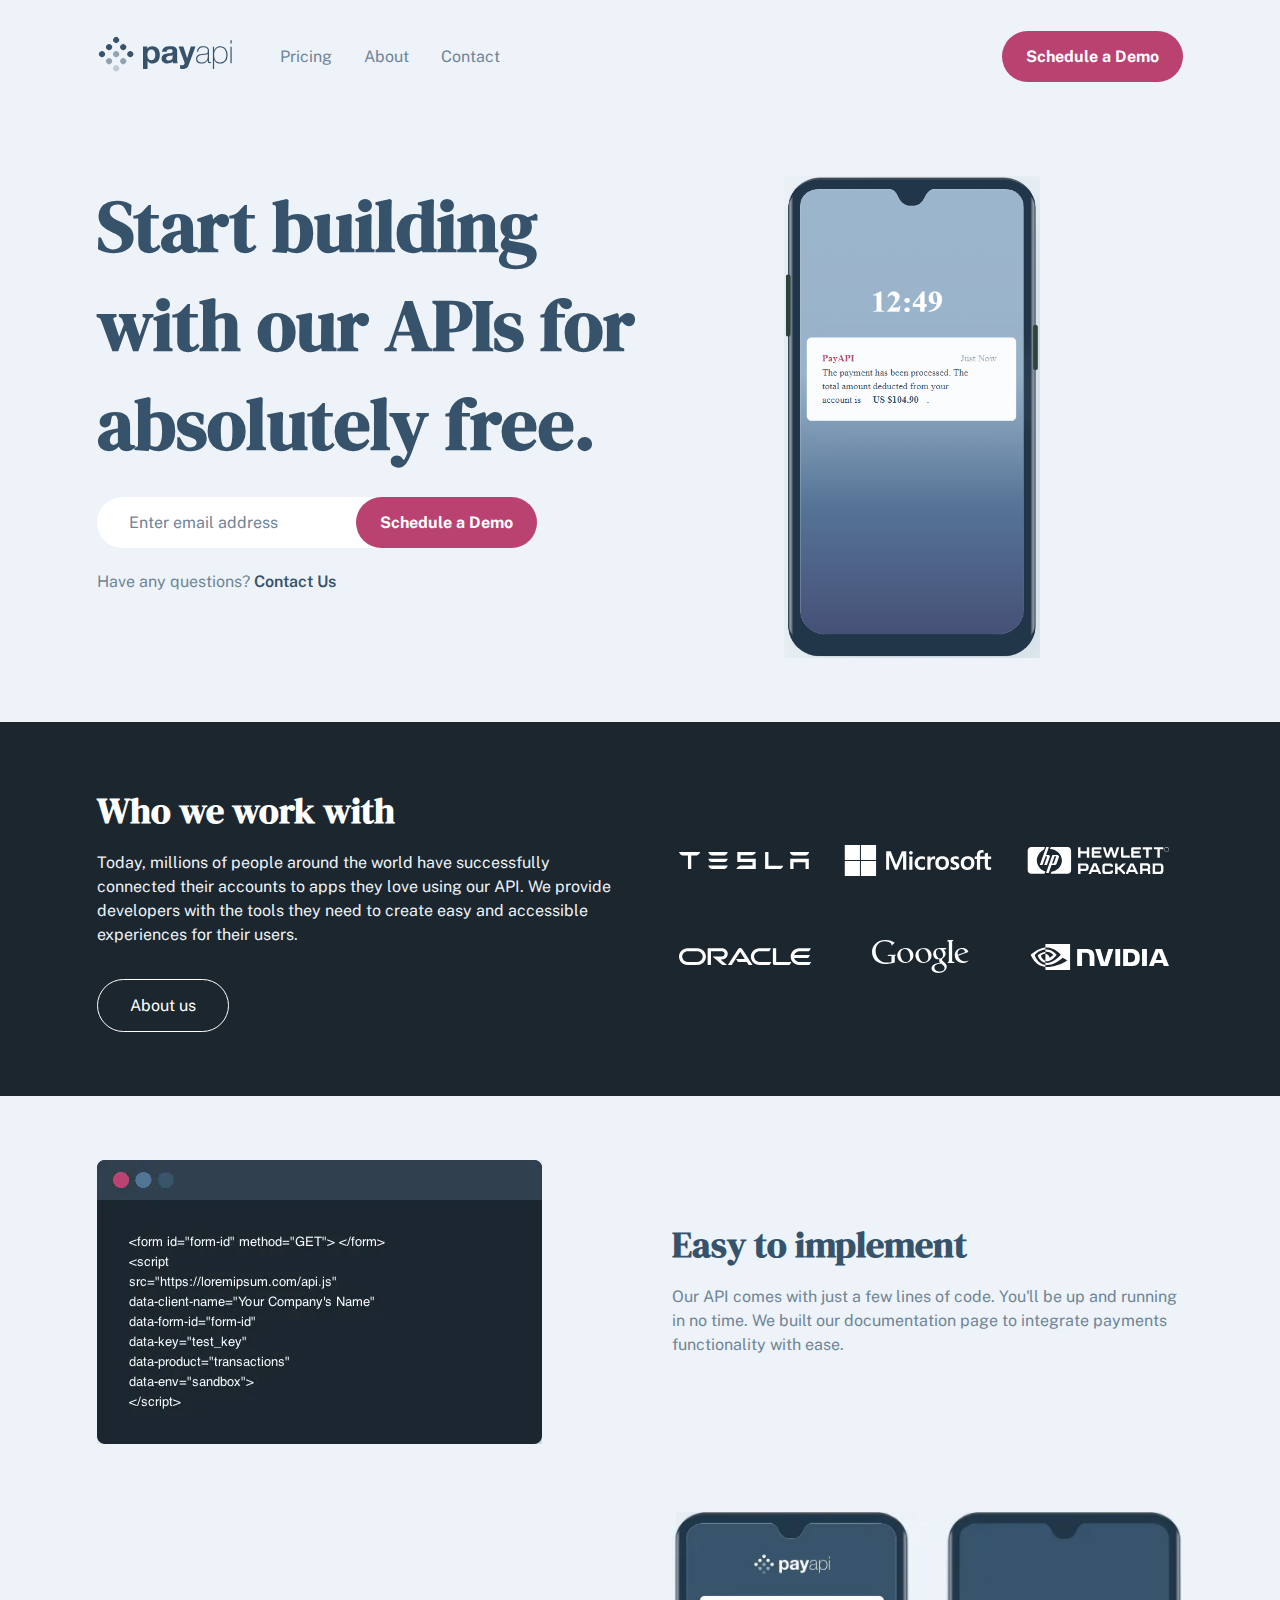
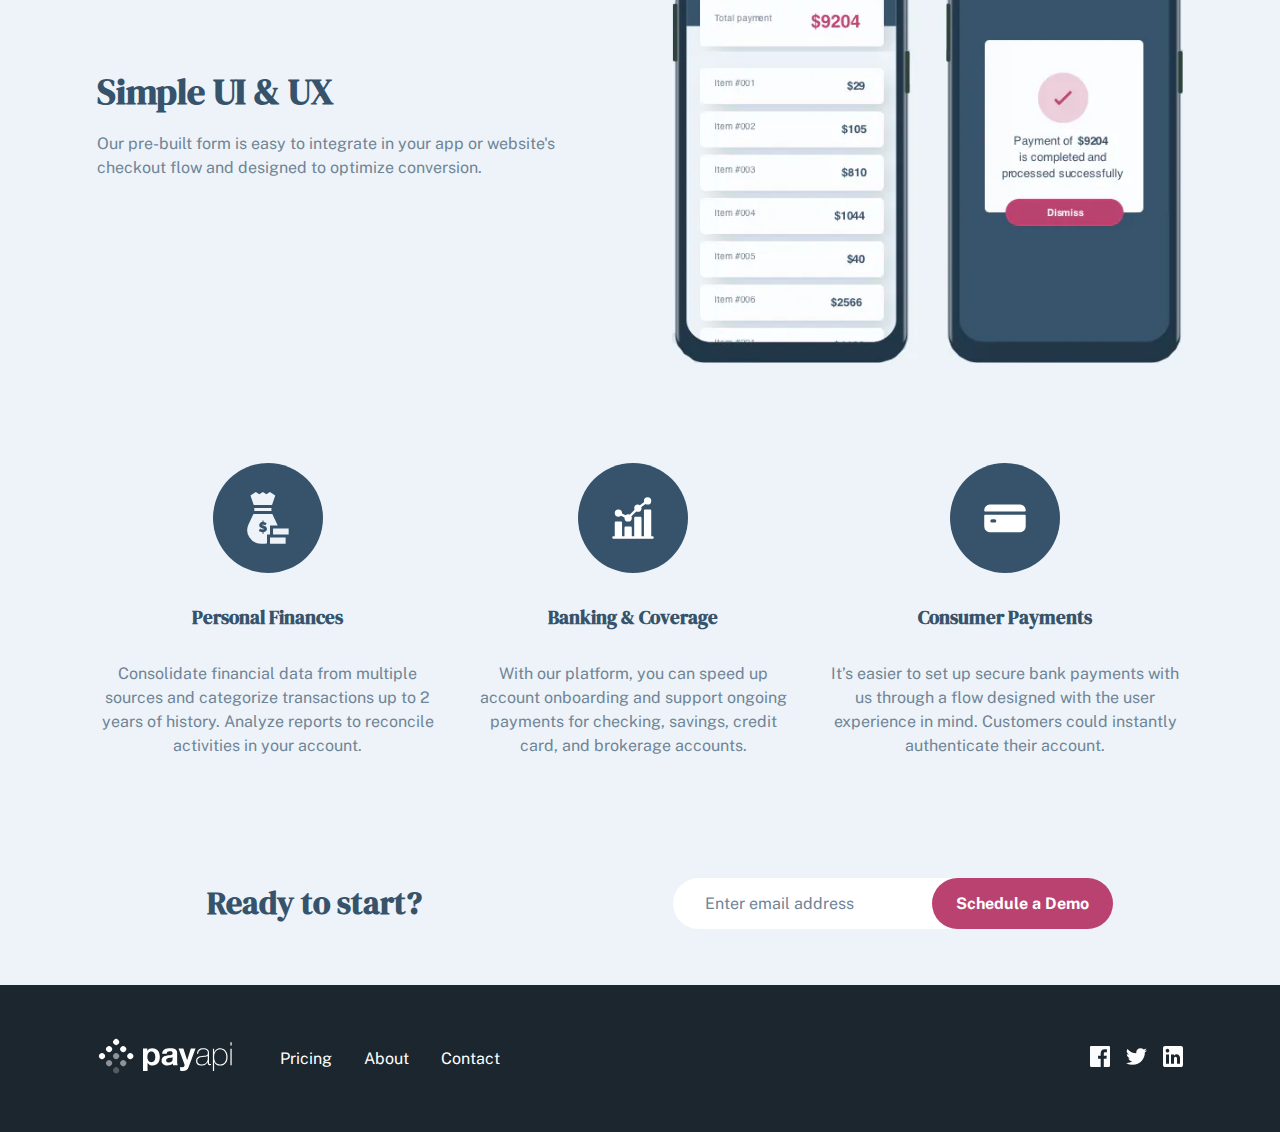
<file: index.html>
<!DOCTYPE html>
<html lang="en">
  <head>
    <meta charset="UTF-8" />
    <meta http-equiv="X-UA-Compatible" content="IE=edge" />
    <meta name="viewport" content="width=device-width, initial-scale=1.0" />
    <link rel="stylesheet" href="style.css" />
    <script src="./script.js" defer></script>
    <title>PayAPI</title>
  </head>
  <body>
    <div class="page">
      <header>
        <div class="container header-container">
          <a href="#"><img src="./assets/logo.svg" alt="logo" /></a>
          <button
            class="btn-menu"
            id="open-menu-button"
            aria-controls="primary-navigation"
            aria-expanded="false"
          >
            <img src="./assets/icons/mobile-menu/menu.svg" alt="menu" />
          </button>
          <nav id="primary-navigation">
            <div class="close-menu-wrapper">
              <button
                class="btn-menu"
                id="close-menu-button"
                aria-controls="primary-navigation"
                aria-expanded="false"
              >
                <img src="./assets/icons/mobile-menu/close.svg" alt="close" />
              </button>
            </div>
            <div class="nav-links">
              <a href="./pages/pricing.html">Pricing</a>
              <a href="./pages/about.html">About</a>
              <a href="./pages/contact.html">Contact</a>
            </div>
            <button class="btn-primary">Schedule a Demo</button>
          </nav>
        </div>
      </header>
      <main>
        <section class="hero-section">
          <div class="container hero-container">
            <div class="hero-image-wrapper">
              <img src="./assets/home/phone.png" alt="phone" />
            </div>
            <div>
              <h1>Start building with our APIs for absolutely free.</h1>
              <form class="schedule-form">
                <input type="text" placeholder="Enter email address" />
                <button class="btn-primary">Schedule a Demo</button>
              </form>
              <p>
                Have any questions?
                <a href="./pages/contact.html">Contact Us</a>
              </p>
            </div>
          </div>
        </section>
        <section class="home-work-section">
          <div class="container home-work-container">
            <div class="company-logos-container">
              <div>
                <img src="./assets/clients/tesla.svg" alt="tesla" />
                <img src="./assets/clients/microsoft.svg" alt="microsoft" />
                <img
                  src="./assets/clients/hewlett-packard.svg"
                  alt="hewlett-packard"
                />
              </div>
              <div>
                <img src="./assets/clients/oracle.svg" alt="oracle" />
                <img src="./assets/clients/google.svg" alt="google" />
                <img src="./assets/clients/nvidia.svg" alt="nvidia" />
              </div>
            </div>
            <div class="home-work-text">
              <h2>Who we work with</h2>
              <p>
                Today, millions of people around the world have successfully
                connected their accounts to apps they love using our API. We
                provide developers with the tools they need to create easy and
                accessible experiences for their users.
              </p>
              <a href="#" class="btn-outline-white">About us</a>
            </div>
          </div>
        </section>
        <section class="section-3">
          <div class="container section-3-container">
            <div>
              <div>
                <img
                  src="./assets/home/illustration-easy-to-implement.webp"
                  alt=""
                />
              </div>
              <div>
                <h2>Easy to implement</h2>
                <p>
                  Our API comes with just a few lines of code. You'll be up and
                  running in no time. We built our documentation page to
                  integrate payments functionality with ease.
                </p>
              </div>
            </div>
            <div>
              <div>
                <img src="./assets/home/illustration-simple-ui.webp" alt="" />
              </div>
              <div>
                <h2>Simple UI & UX</h2>
                <p>
                  Our pre-built form is easy to integrate in your app or
                  website's checkout flow and designed to optimize conversion.
                </p>
              </div>
            </div>
          </div>
        </section>
        <section class="section-4">
          <div class="container section-4-container">
            <div>
              <img src="./assets/home/icon-personal-finances.svg" alt="" />
              <h3>Personal Finances</h3>
              <p>
                Consolidate financial data from multiple sources and categorize
                transactions up to 2 years of history. Analyze reports to
                reconcile activities in your account.
              </p>
            </div>
            <div>
              <img src="./assets/home/icon-banking-and-coverage.svg" alt="" />
              <h3>Banking & Coverage</h3>
              <p>
                With our platform, you can speed up account onboarding and
                support ongoing payments for checking, savings, credit card, and
                brokerage accounts.
              </p>
            </div>
            <div>
              <img src="./assets/home/icon-consumer-payments.svg" alt="" />
              <h3>Consumer Payments</h3>
              <p>
                It’s easier to set up secure bank payments with us through a
                flow designed with the user experience in mind. Customers could
                instantly authenticate their account.
              </p>
            </div>
          </div>
        </section>
        <section class="ready-section">
          <div class="container">
            <h2>Ready to start?</h2>
            <form class="schedule-form">
              <input type="text" placeholder="Enter email address" />
              <button class="btn-primary">Schedule a Demo</button>
            </form>
          </div>
        </section>
      </main>
      <footer>
        <div class="container footer-container">
          <a href="#"><img src="./assets/logoFooter.svg" alt="logo" /></a>
          <nav>
            <div>
              <a href="./pages/pricing.html">Pricing</a>
              <a href="./pages/about.html">About</a>
              <a href="./pages/contact.html">Contact</a>
            </div>
            <div>
              <a href="#"
                ><img src="./assets/icons/shared/facebook.svg" alt="facebook"
              /></a>
              <a href="#"
                ><img src="./assets/icons/shared/twitter.svg" alt="twitter"
              /></a>
              <a href="#"
                ><img src="./assets/icons/shared/linkedin.svg" alt="linkedin"
              /></a>
            </div>
          </nav>
        </div>
      </footer>
    </div>
  </body>
</html>
</file>
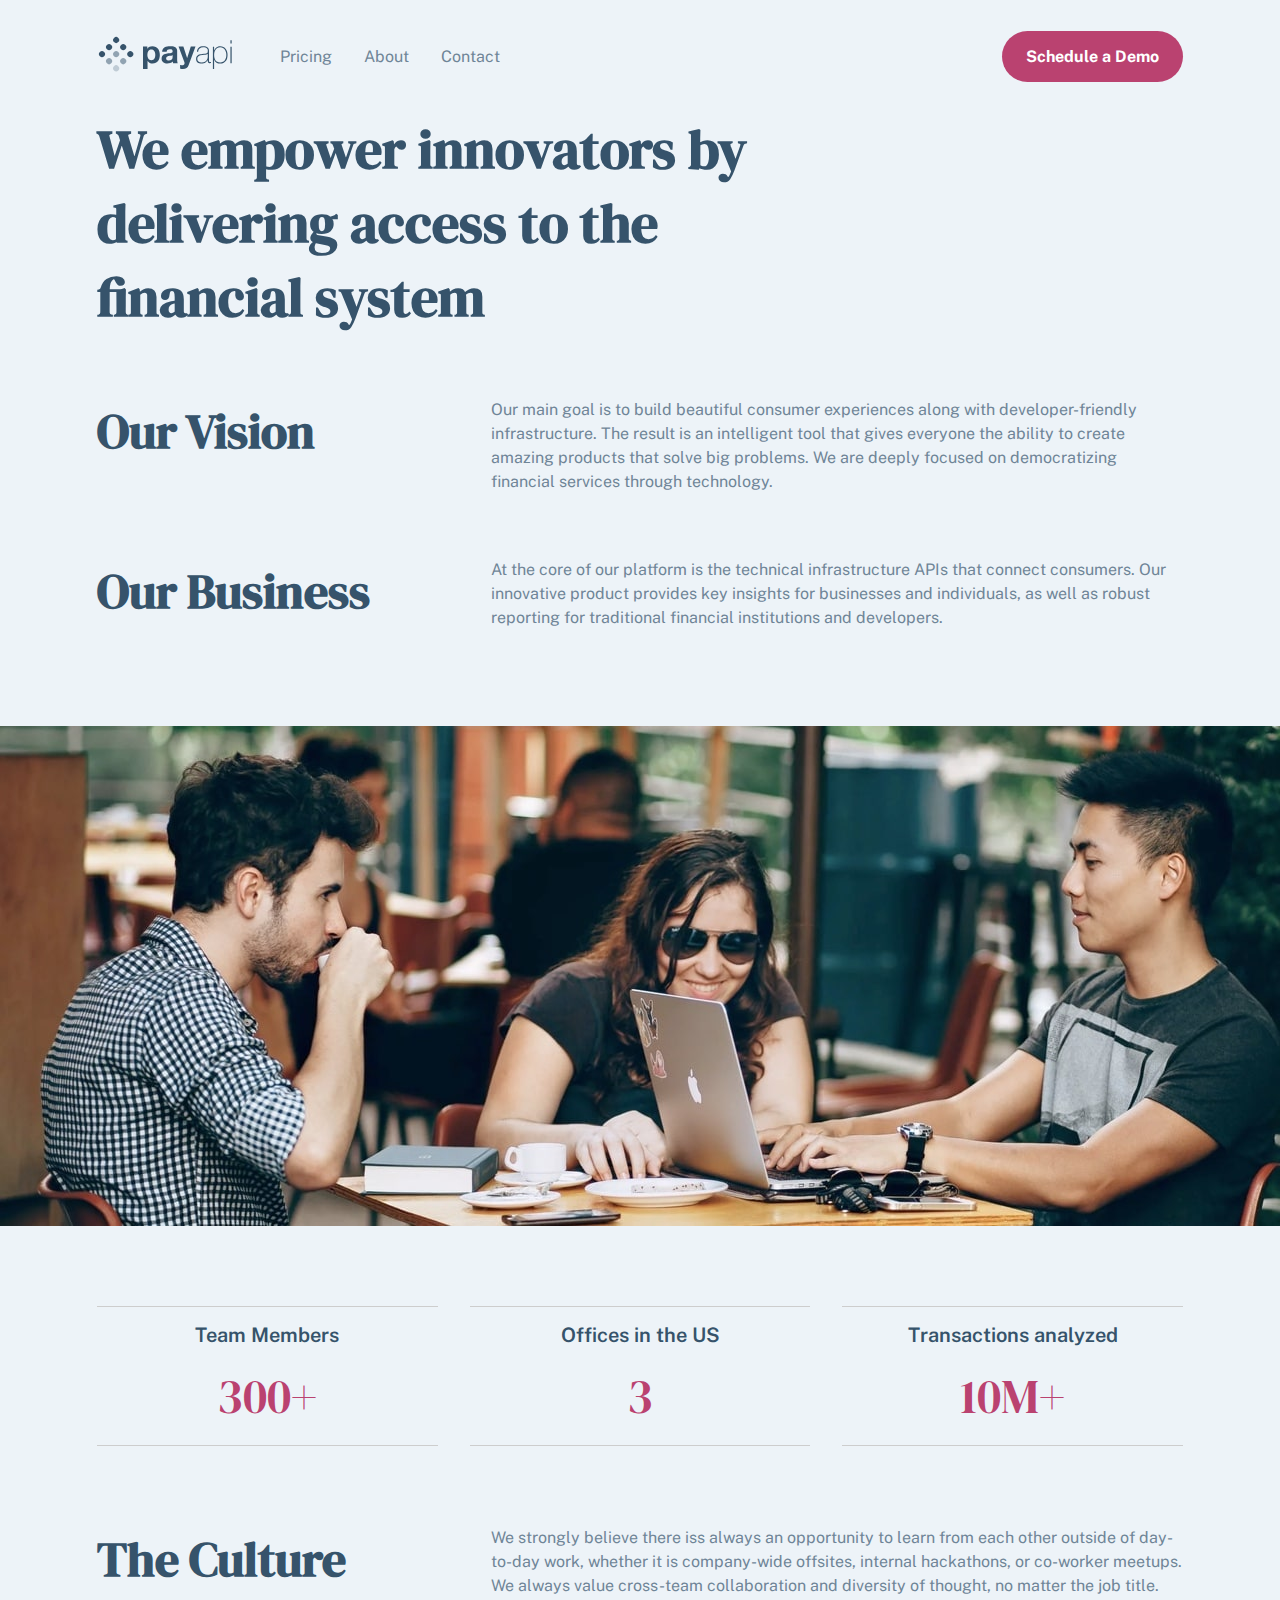
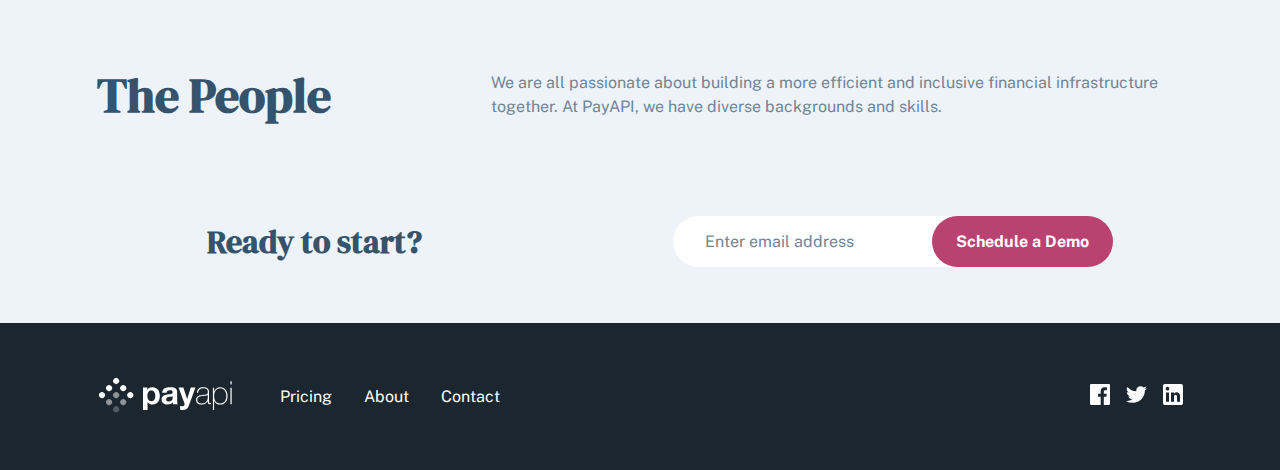
<file: pages/about.html>
<!DOCTYPE html>
<html lang="en">
  <head>
    <meta charset="UTF-8" />
    <meta http-equiv="X-UA-Compatible" content="IE=edge" />
    <meta name="viewport" content="width=device-width, initial-scale=1.0" />
    <link rel="stylesheet" href="../style.css" />
    <script src="../script.js" defer></script>
    <title>PayAPI</title>
  </head>
  <body>
    <div class="page">
      <header>
        <div class="container header-container">
          <a href="../index.html"
            ><img src="../assets/logo.svg" alt="logo"
          /></a>
          <button
            class="btn-menu"
            id="open-menu-button"
            aria-controls="primary-navigation"
            aria-expanded="false"
          >
            <img src="../assets/icons/mobile-menu/menu.svg" alt="menu" />
          </button>
          <nav id="primary-navigation">
            <div class="close-menu-wrapper">
              <button
                class="btn-menu"
                id="close-menu-button"
                aria-controls="primary-navigation"
                aria-expanded="false"
              >
                <img src="../assets/icons/mobile-menu/close.svg" alt="close" />
              </button>
            </div>
            <div class="nav-links">
              <a href="./pricing.html">Pricing</a>
              <a href="#">About</a>
              <a href="./contact.html">Contact</a>
            </div>
            <button class="btn-primary">Schedule a Demo</button>
          </nav>
        </div>
      </header>
      <main class="about-main">
        <div class="container">
          <h1>
            We empower innovators by delivering access to the financial system
          </h1>
          <div class="about-info">
            <h2>Our Vision</h2>
            <p>
              Our main goal is to build beautiful consumer experiences along
              with developer-friendly infrastructure. The result is an
              intelligent tool that gives everyone the ability to create amazing
              products that solve big problems. We are deeply focused on
              democratizing financial services through technology.
            </p>
          </div>
          <div class="about-info">
            <h2>Our Business</h2>
            <p>
              At the core of our platform is the technical infrastructure APIs
              that connect consumers. Our innovative product provides key
              insights for businesses and individuals, as well as robust
              reporting for traditional financial institutions and developers.
            </p>
          </div>
        </div>
        <section>
          <div class="about-image-wrapper"></div>
        </section>
        <div class="container">
          <div class="about-numbers">
            <div>
              <p>Team Members</p>
              <p>300+</p>
            </div>
            <div>
              <p>Offices in the US</p>
              <p>3</p>
            </div>
            <div>
              <p>Transactions analyzed</p>
              <p>10M+</p>
            </div>
          </div>
          <div class="about-info">
            <h2>The Culture</h2>
            <p>
              We strongly believe there iss always an opportunity to learn from
              each other outside of day-to-day work, whether it is company-wide
              offsites, internal hackathons, or co-worker meetups. We always
              value cross-team collaboration and diversity of thought, no matter
              the job title.
            </p>
          </div>
          <div class="about-info">
            <h2>The People</h2>
            <p>
              We are all passionate about building a more efficient and
              inclusive financial infrastructure together. At PayAPI, we have
              diverse backgrounds and skills.
            </p>
          </div>
        </div>
        <section class="ready-section">
          <div class="container">
            <h2>Ready to start?</h2>
            <form class="schedule-form">
              <input type="text" placeholder="Enter email address" />
              <button class="btn-primary">Schedule a Demo</button>
            </form>
          </div>
        </section>
      </main>
      <footer>
        <div class="container footer-container">
          <a href="../index.html"
            ><img src="../assets/logoFooter.svg" alt="logo"
          /></a>
          <nav>
            <div>
              <a href="./pricing.html">Pricing</a>
              <a href="#">About</a>
              <a href="./contact.html">Contact</a>
            </div>
            <div>
              <a href="#"
                ><img src="../assets/icons/shared/facebook.svg" alt="facebook"
              /></a>
              <a href="#"
                ><img src="../assets/icons/shared/twitter.svg" alt="twitter"
              /></a>
              <a href="#"
                ><img src="../assets/icons/shared/linkedin.svg" alt="linkedin"
              /></a>
            </div>
          </nav>
        </div>
      </footer>
    </div>
  </body>
</html>
</file>
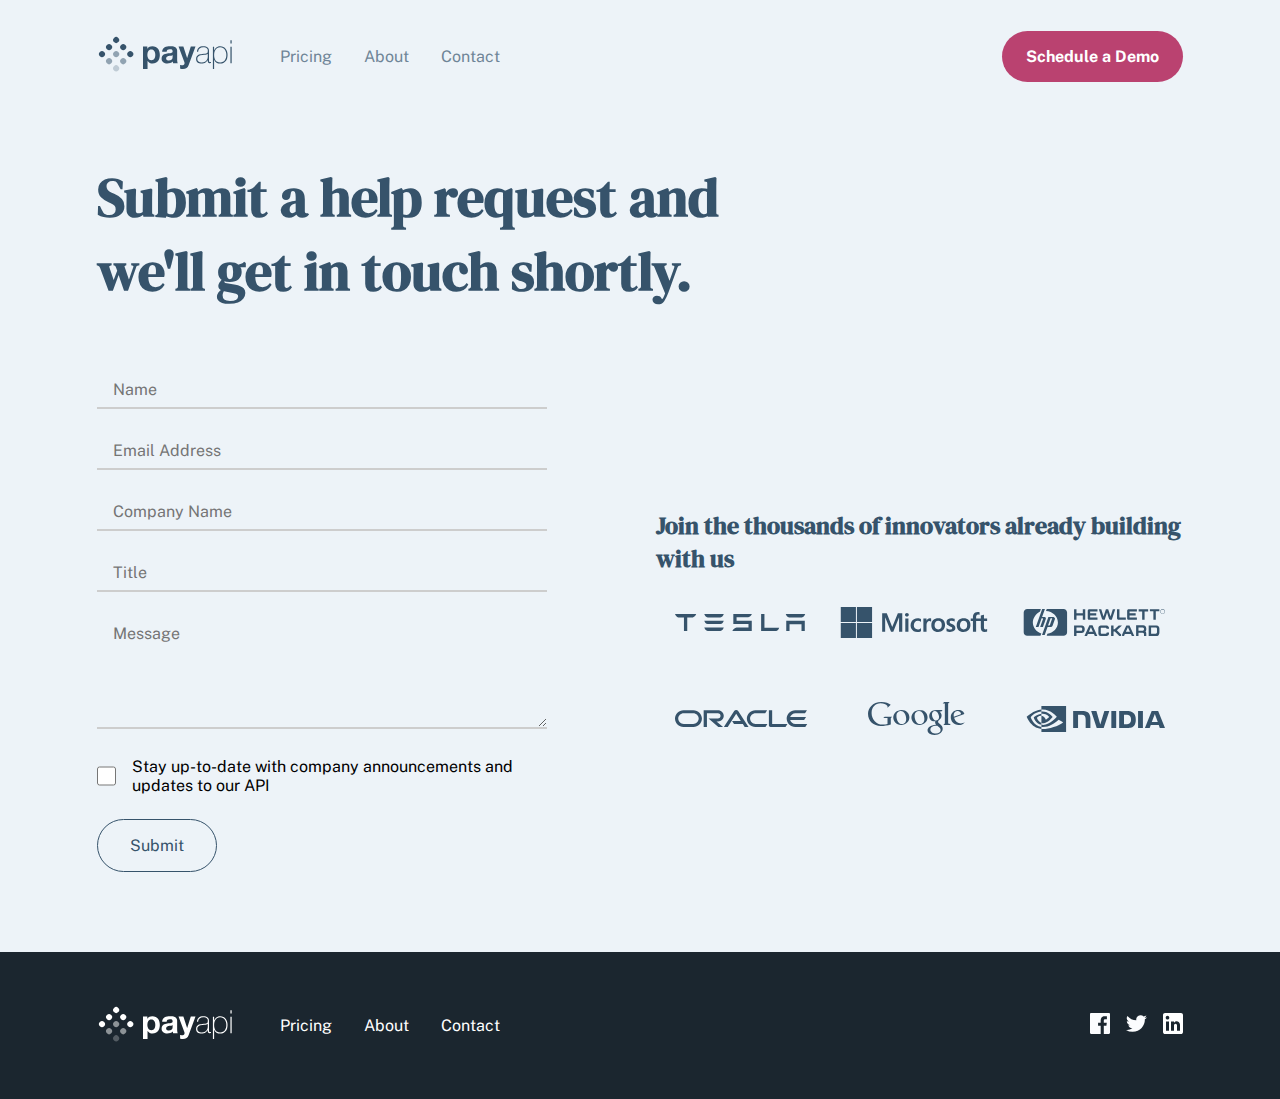
<file: pages/contact.html>
<!DOCTYPE html>
<html lang="en">
  <head>
    <meta charset="UTF-8" />
    <meta http-equiv="X-UA-Compatible" content="IE=edge" />
    <meta name="viewport" content="width=device-width, initial-scale=1.0" />
    <link rel="stylesheet" href="../style.css" />
    <script src="../script.js" defer></script>
    <title>PayAPI</title>
  </head>
  <body>
    <div class="page">
      <header>
        <div class="container header-container">
          <a href="../index.html"
            ><img src="../assets/logo.svg" alt="logo"
          /></a>
          <button
            class="btn-menu"
            id="open-menu-button"
            aria-controls="primary-navigation"
            aria-expanded="false"
          >
            <img src="../assets/icons/mobile-menu/menu.svg" alt="menu" />
          </button>
          <nav id="primary-navigation">
            <div class="close-menu-wrapper">
              <button
                class="btn-menu"
                id="close-menu-button"
                aria-controls="primary-navigation"
                aria-expanded="false"
              >
                <img src="../assets/icons/mobile-menu/close.svg" alt="close" />
              </button>
            </div>
            <div class="nav-links">
              <a href="./pricing.html">Pricing</a>
              <a href="./about.html">About</a>
              <a href="#">Contact</a>
            </div>
            <button class="btn-primary">Schedule a Demo</button>
          </nav>
        </div>
      </header>
      <main class="contact-main">
        <div class="container">
          <h1>Submit a help request and we'll get in touch shortly.</h1>
          <div>
            <div class="contact-form-wrapper">
              <form>
                <div class="form-group">
                  <input
                    type="text"
                    name="name"
                    id="name"
                    placeholder="Name"
                    class="contact-input"
                  />
                </div>
                <div class="form-group">
                  <input
                    type="text"
                    name="email"
                    id="email"
                    placeholder="Email Address"
                    class="contact-input"
                  />
                </div>
                <div class="form-group">
                  <input
                    type="text"
                    name="company-name"
                    id="company-name"
                    placeholder="Company Name"
                    class="contact-input"
                  />
                </div>
                <div class="form-group">
                  <input
                    type="text"
                    name="title"
                    id="title"
                    placeholder="Title"
                    class="contact-input"
                  />
                </div>
                <div class="form-group">
                  <textarea
                    name="message"
                    id="message"
                    placeholder="Message"
                    rows="5"
                    class="contact-input"
                  ></textarea>
                </div>
                <div class="form-group contact-checkbox">
                  <input type="checkbox" name="checkbox" id="checkbox" />
                  <label for="checkbox"
                    >Stay up-to-date with company announcements and updates to
                    our API</label
                  >
                </div>
                <button class="btn-outline-dark">Submit</button>
              </form>
            </div>
            <div>
              <h2>Join the thousands of innovators already building with us</h2>
              <div class="company-logos-container">
                <div>
                  <img src="../assets/clients/tesla-dark.svg" alt="tesla" />
                  <img
                    src="../assets/clients/microsoft-dark.svg"
                    alt="microsoft"
                  />
                  <img
                    src="../assets/clients/hewlett-packard-dark.svg"
                    alt="hewlett-packard"
                  />
                </div>
                <div>
                  <img src="../assets/clients/oracle-dark.svg" alt="oracle" />
                  <img src="../assets/clients/google-dark.svg" alt="google" />
                  <img src="../assets/clients/nvidia-dark.svg" alt="nvidia" />
                </div>
              </div>
            </div>
          </div>
        </div>
      </main>
      <footer>
        <div class="container footer-container">
          <a href="../index.html"
            ><img src="../assets/logoFooter.svg" alt="logo"
          /></a>
          <nav>
            <div>
              <a href="./pricing.html">Pricing</a>
              <a href="./about.html">About</a>
              <a href="#">Contact</a>
            </div>
            <div>
              <a href="#"
                ><img src="../assets/icons/shared/facebook.svg" alt="facebook"
              /></a>
              <a href="#"
                ><img src="../assets/icons/shared/twitter.svg" alt="twitter"
              /></a>
              <a href="#"
                ><img src="../assets/icons/shared/linkedin.svg" alt="linkedin"
              /></a>
            </div>
          </nav>
        </div>
      </footer>
    </div>
  </body>
</html>
</file>
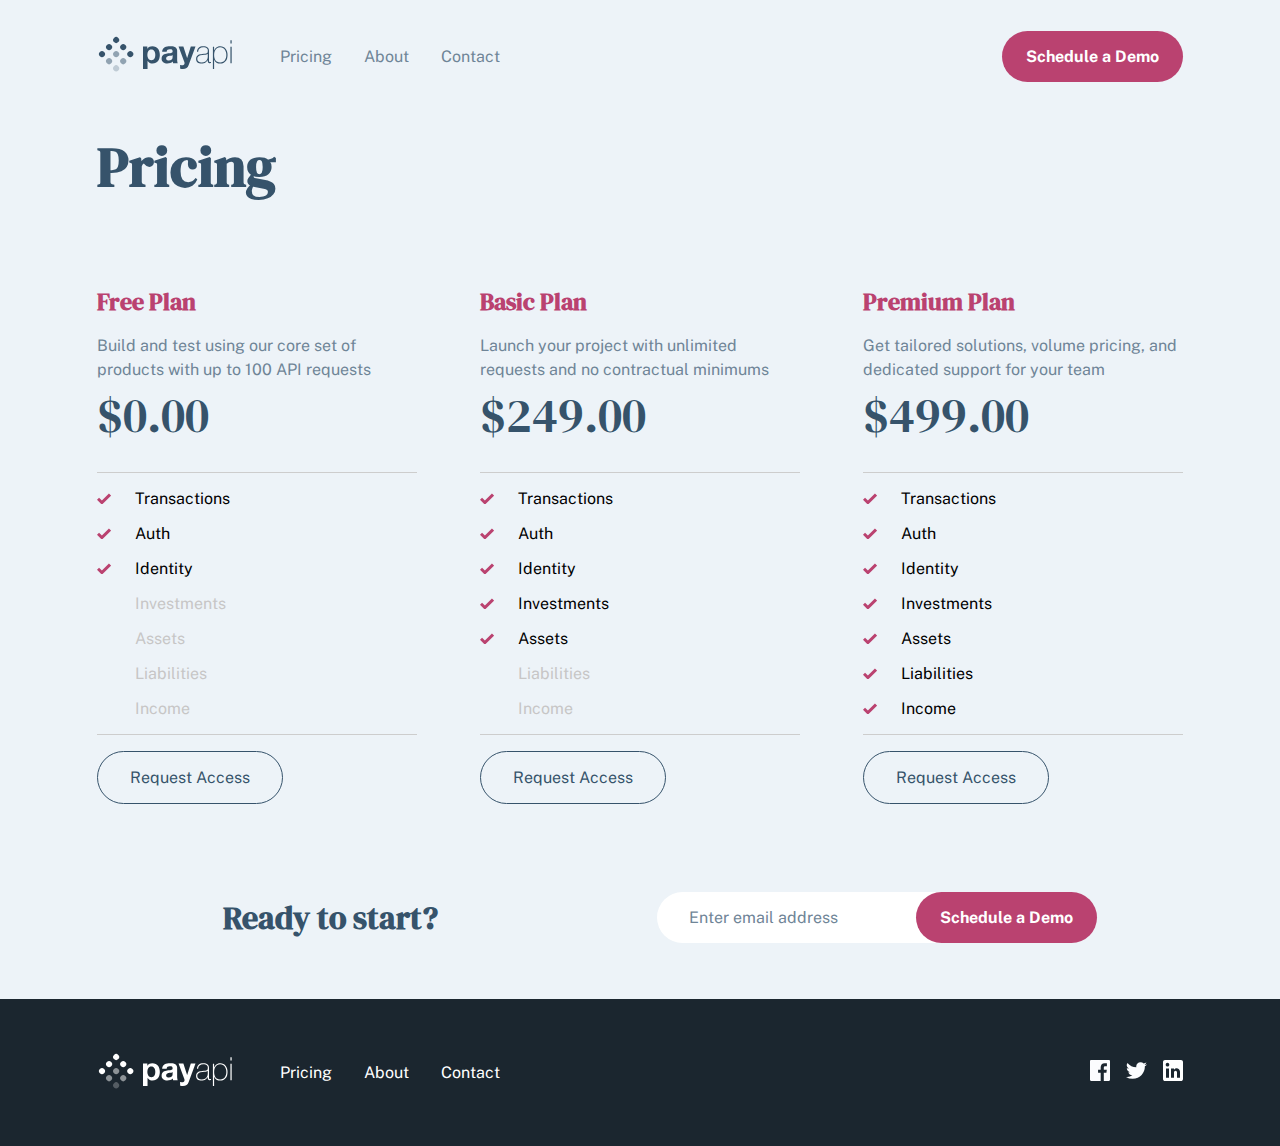
<file: pages/pricing.html>
<!DOCTYPE html>
<html lang="en">
  <head>
    <meta charset="UTF-8" />
    <meta http-equiv="X-UA-Compatible" content="IE=edge" />
    <meta name="viewport" content="width=device-width, initial-scale=1.0" />
    <link rel="stylesheet" href="../style.css" />
    <script src="../script.js" defer></script>
    <title>PayAPI</title>
  </head>
  <body>
    <div class="page">
      <header>
        <div class="container header-container">
          <a href="../index.html"
            ><img src="../assets/logo.svg" alt="logo"
          /></a>
          <button
            class="btn-menu"
            id="open-menu-button"
            aria-controls="primary-navigation"
            aria-expanded="false"
          >
            <img src="../assets/icons/mobile-menu/menu.svg" alt="menu" />
          </button>
          <nav id="primary-navigation">
            <div class="close-menu-wrapper">
              <button
                class="btn-menu"
                id="close-menu-button"
                aria-controls="primary-navigation"
                aria-expanded="false"
              >
                <img src="../assets/icons/mobile-menu/close.svg" alt="close" />
              </button>
            </div>
            <div class="nav-links">
              <a href="#">Pricing</a>
              <a href="./about.html">About</a>
              <a href="./contact.html">Contact</a>
            </div>
            <button class="btn-primary">Schedule a Demo</button>
          </nav>
        </div>
      </header>
      <main class="pricing-main">
        <div class="container">
          <h1>Pricing</h1>
          <section class="price-plans-container">
            <div class="price-plan">
              <h2>Free Plan</h2>
              <p class="price-plan__description">
                Build and test using our core set of products with up to 100 API
                requests
              </p>
              <p class="price-plan__price">$0.00</p>
              <div class="price-plan__includes">
                <div class="price-plan__item">
                  <span class="check-icon-wrapper"
                    ><img src="../assets/icons/icon-check.svg" alt=""
                  /></span>
                  <span>Transactions</span>
                </div>
                <div class="price-plan__item">
                  <span class="check-icon-wrapper"
                    ><img src="../assets/icons/icon-check.svg" alt=""
                  /></span>
                  <span>Auth</span>
                </div>
                <div class="price-plan__item">
                  <span class="check-icon-wrapper"
                    ><img src="../assets/icons/icon-check.svg" alt=""
                  /></span>
                  <span>Identity</span>
                </div>
                <div class="price-plan__item">
                  <span class="check-icon-wrapper"></span>
                  <span class="not-included">Investments</span>
                </div>
                <div class="price-plan__item">
                  <span class="check-icon-wrapper"></span>
                  <span class="not-included">Assets</span>
                </div>
                <div class="price-plan__item">
                  <span class="check-icon-wrapper"></span>
                  <span class="not-included">Liabilities</span>
                </div>
                <div class="price-plan__item">
                  <span class="check-icon-wrapper"></span>
                  <span class="not-included">Income</span>
                </div>
              </div>
              <button class="btn-outline-dark">Request Access</button>
            </div>
            <div class="price-plan">
              <h2>Basic Plan</h2>
              <p class="price-plan__description">
                Launch your project with unlimited requests and no contractual
                minimums
              </p>
              <p class="price-plan__price">$249.00</p>
              <div class="price-plan__includes">
                <div class="price-plan__item">
                  <span class="check-icon-wrapper"
                    ><img src="../assets/icons/icon-check.svg" alt=""
                  /></span>
                  <span>Transactions</span>
                </div>
                <div class="price-plan__item">
                  <span class="check-icon-wrapper"
                    ><img src="../assets/icons/icon-check.svg" alt=""
                  /></span>
                  <span>Auth</span>
                </div>
                <div class="price-plan__item">
                  <span class="check-icon-wrapper"
                    ><img src="../assets/icons/icon-check.svg" alt=""
                  /></span>
                  <span>Identity</span>
                </div>
                <div class="price-plan__item">
                  <span class="check-icon-wrapper"
                    ><img src="../assets/icons/icon-check.svg" alt=""
                  /></span>
                  <span>Investments</span>
                </div>
                <div class="price-plan__item">
                  <span class="check-icon-wrapper"
                    ><img src="../assets/icons/icon-check.svg" alt=""
                  /></span>
                  <span>Assets</span>
                </div>
                <div class="price-plan__item">
                  <span class="check-icon-wrapper"></span>
                  <span class="not-included">Liabilities</span>
                </div>
                <div class="price-plan__item">
                  <span class="check-icon-wrapper"></span>
                  <span class="not-included">Income</span>
                </div>
              </div>
              <button class="btn-outline-dark">Request Access</button>
            </div>
            <div class="price-plan">
              <h2>Premium Plan</h2>
              <p class="price-plan__description">
                Get tailored solutions, volume pricing, and dedicated support
                for your team
              </p>
              <p class="price-plan__price">$499.00</p>
              <div class="price-plan__includes">
                <div class="price-plan__item">
                  <span class="check-icon-wrapper"
                    ><img src="../assets/icons/icon-check.svg" alt=""
                  /></span>
                  <span>Transactions</span>
                </div>
                <div class="price-plan__item">
                  <span class="check-icon-wrapper"
                    ><img src="../assets/icons/icon-check.svg" alt=""
                  /></span>
                  <span>Auth</span>
                </div>
                <div class="price-plan__item">
                  <span class="check-icon-wrapper"
                    ><img src="../assets/icons/icon-check.svg" alt=""
                  /></span>
                  <span>Identity</span>
                </div>
                <div class="price-plan__item">
                  <span class="check-icon-wrapper"
                    ><img src="../assets/icons/icon-check.svg" alt=""
                  /></span>
                  <span>Investments</span>
                </div>
                <div class="price-plan__item">
                  <span class="check-icon-wrapper"
                    ><img src="../assets/icons/icon-check.svg" alt=""
                  /></span>
                  <span>Assets</span>
                </div>
                <div class="price-plan__item">
                  <span class="check-icon-wrapper"
                    ><img src="../assets/icons/icon-check.svg" alt=""
                  /></span>
                  <span>Liabilities</span>
                </div>
                <div class="price-plan__item">
                  <span class="check-icon-wrapper"
                    ><img src="../assets/icons/icon-check.svg" alt=""
                  /></span>
                  <span>Income</span>
                </div>
              </div>
              <button class="btn-outline-dark">Request Access</button>
            </div>
          </section>
          <section class="ready-section">
            <div class="container">
              <h2>Ready to start?</h2>
              <form class="schedule-form">
                <input type="text" placeholder="Enter email address" />
                <button class="btn-primary">Schedule a Demo</button>
              </form>
            </div>
          </section>
        </div>
      </main>
      <footer>
        <div class="container footer-container">
          <a href="../index.html"
            ><img src="../assets/logoFooter.svg" alt="logo"
          /></a>
          <nav>
            <div>
              <a href="#">Pricing</a>
              <a href="./about.html">About</a>
              <a href="./contact.html">Contact</a>
            </div>
            <div>
              <a href="#"
                ><img src="../assets/icons/shared/facebook.svg" alt="facebook"
              /></a>
              <a href="#"
                ><img src="../assets/icons/shared/twitter.svg" alt="twitter"
              /></a>
              <a href="#"
                ><img src="../assets/icons/shared/linkedin.svg" alt="linkedin"
              /></a>
            </div>
          </nav>
        </div>
      </footer>
    </div>
  </body>
</html>
</file>
<file: style.css>
@import url("https://fonts.googleapis.com/css2?family=DM+Serif+Display&family=Public+Sans:wght@400;500;700&display=swap");
html,
body {
  height: 100%;
}

*,
*::after,
*::before {
  box-sizing: border-box;
  padding: 0;
  margin: 0;
}

button,
input,
select,
textarea {
  font-family: inherit;
}

a {
  text-decoration: none;
}

li {
  list-style: none;
}

img {
  max-width: 100%;
}

body {
  font-family: "Public Sans", sans-serif;
}

h1,
h2,
h3,
h4 {
  font-family: "DM Serif Display", serif;
}

.container {
  padding-inline: 2rem;
  width: 100%;
}
@media (min-width: 1024px) {
  .container {
    max-width: 1150px;
    margin-inline: auto;
  }
}

.hero-section {
  background-color: #edf3f8;
}
@media (min-width: 768px) {
  .hero-section {
    padding-block: 4rem;
  }
}

.hero-container {
  display: flex;
  flex-direction: column;
  justify-content: start;
  align-items: start;
  gap: 0;
}
.hero-container > div {
  padding-block: 2rem;
}
@media (min-width: 768px) {
  .hero-container {
    flex-direction: row-reverse;
  }
  .hero-container > div {
    flex: 1;
    padding-block: 0;
  }
}
.hero-container .hero-image-wrapper {
  display: flex;
  justify-content: center;
  width: 100%;
}
.hero-container .hero-image-wrapper img {
  width: 10rem;
}
@media (min-width: 1024px) {
  .hero-container .hero-image-wrapper img {
    width: 16rem;
  }
}
.hero-container > div:last-of-type {
  text-align: center;
}
@media (min-width: 768px) {
  .hero-container > div:last-of-type {
    text-align: left;
  }
}
.hero-container > div:last-of-type h1 {
  color: #36536b;
  font-size: 28px;
}
@media (min-width: 768px) {
  .hero-container > div:last-of-type h1 {
    font-size: 44px;
  }
}
@media (min-width: 1024px) {
  .hero-container > div:last-of-type h1 {
    font-size: 72px;
  }
}
.hero-container > div:last-of-type p {
  color: #6f8597;
}
.hero-container > div:last-of-type p a {
  color: #36536b;
  font-weight: 600;
}
.hero-container > div:last-of-type p a:hover {
  text-decoration: underline;
}

.home-work-section {
  background-color: #1b262f;
  padding-block: 4rem;
}

.home-work-container {
  display: flex;
  flex-direction: column;
  gap: 3rem;
}
@media (min-width: 1024px) {
  .home-work-container {
    flex-direction: row-reverse;
  }
  .home-work-container > div {
    flex: 1;
  }
}

.home-work-text {
  text-align: center;
  color: white;
}
@media (min-width: 1024px) {
  .home-work-text {
    text-align: left;
  }
}
.home-work-text h2 {
  font-size: 36px;
  margin-bottom: 1rem;
}
.home-work-text p {
  color: #edf3f8;
  line-height: 1.5rem;
  margin-bottom: 2rem;
}

.section-3 {
  background-color: #edf3f8;
  padding-block: 2rem;
}
@media (min-width: 1024px) {
  .section-3 {
    padding-bottom: 4rem;
  }
}
.section-3 h2 {
  font-size: 36px;
  margin-bottom: 1rem;
  color: #36536b;
}
.section-3 p {
  color: #6f8597;
  line-height: 1.5rem;
  margin-bottom: 2rem;
}

.section-3-container > div {
  display: flex;
  flex-direction: column;
  justify-content: start;
  align-items: center;
  gap: 2rem;
  text-align: center;
  padding-block: 2rem;
}
@media (min-width: 1024px) {
  .section-3-container > div {
    text-align: left;
    display: flex;
    flex-direction: row;
    justify-content: space-between;
    align-items: center;
    gap: 4rem;
  }
  .section-3-container > div > div {
    flex: 1;
  }
}
@media (min-width: 1024px) {
  .section-3-container > div:last-child {
    flex-direction: row-reverse;
  }
}

.section-4 {
  background-color: #edf3f8;
  padding-bottom: 4rem;
}
.section-4-container {
  display: flex;
  flex-direction: column;
  justify-content: start;
  align-items: center;
  gap: 4rem;
}
@media (min-width: 768px) {
  .section-4-container {
    display: flex;
    flex-direction: row;
    justify-content: space-between;
    align-items: center;
    gap: 2rem;
  }
}
.section-4-container > div {
  display: flex;
  flex-direction: column;
  justify-content: start;
  align-items: center;
  gap: 2rem;
  text-align: center;
}
.section-4 img {
  width: 80px;
}
@media (min-width: 1024px) {
  .section-4 img {
    width: 110px;
  }
}
.section-4 h3 {
  color: #36536b;
}
.section-4 p {
  color: #6f8597;
  line-height: 1.5rem;
}

.about-main {
  background-color: #edf3f8;
}
.about-main h1 {
  color: #36536b;
  text-align: center;
  max-width: 580px;
  margin-inline: auto;
  margin-bottom: 2rem;
}
@media (min-width: 768px) {
  .about-main h1 {
    font-size: 48px;
  }
}
@media (min-width: 1024px) {
  .about-main h1 {
    max-width: 680px;
    font-size: 54px;
    margin-inline: 0;
    text-align: left;
  }
}

.about-info {
  display: flex;
  flex-direction: column;
  justify-content: start;
  align-items: center;
  gap: 1rem;
  padding-block: 2rem;
}
@media (min-width: 1024px) {
  .about-info {
    display: flex;
    flex-direction: row;
    justify-content: start;
    align-items: center;
    gap: 3rem;
  }
}
.about-info h2 {
  color: #36536b;
  font-size: 32px;
}
@media (min-width: 1024px) {
  .about-info h2 {
    font-size: 48px;
    flex: 1;
    align-self: start;
  }
}
.about-info p {
  color: #6f8597;
  line-height: 1.5rem;
  text-align: center;
}
@media (min-width: 1024px) {
  .about-info p {
    flex: 2;
    text-align: left;
  }
}

.about-numbers {
  border-top: 1px solid #cdcdcd;
  border-bottom: 1px solid #cdcdcd;
  padding-block: 1rem;
  margin-bottom: 2rem;
  display: flex;
  flex-direction: column;
  justify-content: start;
  align-items: center;
  gap: 1rem;
}
@media (min-width: 768px) {
  .about-numbers {
    display: flex;
    flex-direction: row;
    justify-content: space-between;
    align-items: center;
    gap: 2rem;
    border: 0;
  }
}
.about-numbers > div {
  display: flex;
  flex-direction: column;
  justify-content: start;
  align-items: center;
  gap: 1rem;
}
@media (min-width: 768px) {
  .about-numbers > div {
    border-top: 1px solid #cdcdcd;
    border-bottom: 1px solid #cdcdcd;
    padding-block: 1rem;
    flex: 1;
  }
}
.about-numbers > div p:first-of-type {
  color: #36536b;
  font-size: 20px;
  font-weight: 600;
}
.about-numbers > div p:last-of-type {
  color: #ba4270;
  font-size: 48px;
  font-family: "DM Serif Display", serif;
}

.about-image-wrapper {
  height: 300px;
  background-image: url("./assets/about/mobile/image-team-members.jpg");
  background-size: cover;
  background-repeat: no-repeat;
  margin-block: 4rem;
}
@media (min-width: 376px) {
  .about-image-wrapper {
    background-image: url("./assets/about/tablet/image-team-members.jpg");
    height: 200px;
  }
}
@media (min-width: 1024px) {
  .about-image-wrapper {
    height: 500px;
    background-image: url("./assets/about/desktop/image-team-members.jpg");
  }
}

.contact-main {
  background-color: #edf3f8;
  padding-block: 3rem;
}
.contact-main h1 {
  color: #36536b;
  text-align: center;
  max-width: 580px;
  margin-inline: auto;
  margin-bottom: 2rem;
}
@media (min-width: 768px) {
  .contact-main h1 {
    font-size: 48px;
  }
}
@media (min-width: 1024px) {
  .contact-main h1 {
    max-width: 680px;
    font-size: 54px;
    margin-inline: 0;
    text-align: left;
  }
}
.contact-main h1 + div {
  display: flex;
  flex-direction: column;
  justify-content: start;
  align-items: center;
  gap: 5rem;
  padding-block: 2rem;
}
@media (min-width: 1024px) {
  .contact-main h1 + div {
    display: flex;
    flex-direction: row;
    justify-content: start;
    align-items: center;
    gap: 2rem;
  }
  .contact-main h1 + div > div {
    flex: 1;
  }
}
.contact-main h1 + div h2 {
  text-align: center;
  color: #36536b;
  margin-bottom: 2rem;
}
@media (min-width: 1024px) {
  .contact-main h1 + div h2 {
    text-align: left;
  }
}
.contact-main h1 + div form {
  max-width: 450px;
}
.contact-main h1 + div form textarea {
  resize: vertical;
}

.pricing-main {
  background-color: #edf3f8;
}
.pricing-main h1 {
  padding-top: 1rem;
  padding-bottom: 3rem;
  text-align: center;
  color: #36536b;
}
@media (min-width: 768px) {
  .pricing-main h1 {
    font-size: 2.5rem;
  }
}
@media (min-width: 1024px) {
  .pricing-main h1 {
    text-align: left;
    font-size: 3.5rem;
  }
}

.price-plans-container {
  padding-block: 2rem;
  display: flex;
  flex-direction: column;
  justify-content: start;
  align-items: center;
  gap: 4rem;
}
@media (min-width: 768px) {
  .price-plans-container {
    display: flex;
    flex-direction: row;
    justify-content: space-between;
    align-items: center;
    gap: 2rem;
  }
}

.price-plan {
  display: flex;
  flex-direction: column;
  justify-content: start;
  align-items: center;
  gap: 0;
  max-width: 20rem;
}
@media (min-width: 768px) {
  .price-plan {
    align-items: start;
  }
}
.price-plan h2 {
  color: #ba4270;
  margin-bottom: 1rem;
}
.price-plan__description {
  color: #6f8597;
  line-height: 1.5rem;
  text-align: center;
}
@media (min-width: 768px) {
  .price-plan__description {
    text-align: left;
  }
}
.price-plan__price {
  color: #36536b;
  font-family: "DM Serif Display", serif;
  font-size: 3rem;
  margin-bottom: 1.5rem;
}
.price-plan__includes {
  border-top: 1px solid #cdcdcd;
  border-bottom: 1px solid #cdcdcd;
  padding-block: 1rem;
  width: 100%;
  margin-bottom: 1rem;
}
.price-plan .check-icon-wrapper {
  width: 14px;
  min-height: 14px;
}
.price-plan__item {
  display: flex;
  gap: 1.5rem;
  align-items: center;
  margin-bottom: 1rem;
}
.price-plan__item:last-child {
  margin-bottom: 0;
}
.price-plan .not-included {
  color: #c7c6c6;
}

header {
  background-color: #edf3f8;
}

.header-container {
  display: flex;
  flex-direction: row;
  justify-content: space-between;
  align-items: center;
  gap: 0;
  height: 7rem;
}
.header-container nav {
  display: none;
  position: absolute;
  top: 0;
  right: 0;
  height: 100dvh;
  background-color: #1b262f;
  padding: 2rem;
  z-index: 999;
}
.header-container nav.active {
  display: flex;
  flex-direction: column;
  justify-content: start;
  align-items: start;
  gap: 0;
}
@media (min-width: 768px) {
  .header-container nav {
    display: flex;
    flex-direction: row;
    justify-content: space-between;
    align-items: center;
    gap: 0;
    position: static;
    height: auto;
    background-color: transparent;
    padding: 0;
    flex: 1;
  }
}
.header-container nav .nav-links {
  display: flex;
  flex-direction: column;
  justify-content: start;
  align-items: center;
  gap: 1.5rem;
  width: 100%;
  padding-block: 2rem;
}
@media (min-width: 768px) {
  .header-container nav .nav-links {
    display: flex;
    flex-direction: row;
    justify-content: start;
    align-items: center;
    gap: 2rem;
    padding-block: 0;
    width: auto;
    padding-inline-start: 3rem;
  }
}
.header-container nav .nav-links a {
  font-size: 20px;
  color: #edf3f8;
  font-weight: 600;
}
@media (min-width: 768px) {
  .header-container nav .nav-links a {
    font-size: 16px;
    font-weight: 400;
    color: #6f8597;
  }
  .header-container nav .nav-links a:hover {
    color: #36536b;
  }
}

@media (min-width: 768px) {
  #open-menu-button {
    display: none;
  }
}

.close-menu-wrapper {
  border-bottom: 1px solid #6f8597;
  padding-top: 0.75rem;
  padding-bottom: 1.5rem;
  width: 100%;
  display: flex;
  justify-content: end;
}
@media (min-width: 768px) {
  .close-menu-wrapper {
    display: none;
  }
}

footer {
  background-color: #1b262f;
  padding-block: 2rem;
}

.footer-container {
  display: flex;
  flex-direction: column;
  justify-content: start;
  align-items: center;
  gap: 0;
}
@media (min-width: 768px) {
  .footer-container {
    display: flex;
    flex-direction: row;
    justify-content: start;
    align-items: center;
    gap: 3rem;
  }
}
.footer-container nav {
  display: flex;
  flex-direction: column;
  justify-content: start;
  align-items: start;
  gap: 0;
}
@media (min-width: 768px) {
  .footer-container nav {
    display: flex;
    flex-direction: row;
    justify-content: space-between;
    align-items: center;
    gap: 0;
    flex: 1;
  }
}
.footer-container nav > div:first-of-type {
  display: flex;
  flex-direction: column;
  justify-content: start;
  align-items: center;
  gap: 1rem;
  padding-block: 2rem;
  text-align: center;
  width: 100%;
}
@media (min-width: 768px) {
  .footer-container nav > div:first-of-type {
    display: flex;
    flex-direction: row;
    justify-content: start;
    align-items: center;
    gap: 2rem;
  }
}
.footer-container nav > div:first-of-type a {
  color: white;
}
.footer-container nav > div:last-of-type {
  display: flex;
  flex-direction: row;
  justify-content: start;
  align-items: center;
  gap: 1rem;
}

.page {
  min-height: 100%;
  display: flex;
  flex-direction: column;
}
.page main {
  flex: 1;
}

.ready-section {
  background-color: #edf3f8;
  padding-block: 2rem;
}
.ready-section .container {
  display: flex;
  flex-direction: column;
  justify-content: start;
  align-items: center;
  gap: 1rem;
}
@media (min-width: 768px) {
  .ready-section .container {
    display: flex;
    flex-direction: row;
    justify-content: space-around;
    align-items: center;
    gap: 2rem;
  }
  .ready-section .container form {
    width: 500px;
  }
}
.ready-section h2 {
  color: #36536b;
  font-size: 2rem;
}

.company-logos-container {
  display: flex;
  flex-direction: row;
  justify-content: center;
  align-items: center;
  gap: 1rem;
}
@media (min-width: 768px) {
  .company-logos-container {
    flex-direction: column;
    gap: 4rem;
  }
}
.company-logos-container > div {
  display: flex;
  flex-direction: column;
  justify-content: start;
  align-items: start;
  gap: 3rem;
}
@media (min-width: 768px) {
  .company-logos-container > div {
    display: flex;
    flex-direction: row;
    justify-content: space-between;
    align-items: center;
    gap: 0;
    width: 490px;
  }
}

.btn-menu {
  cursor: pointer;
  border: none;
  background-color: transparent;
}

.btn-primary {
  cursor: pointer;
  border: none;
  background-color: #ba4270;
  color: white;
  padding: 1rem 1.5rem;
  border-radius: 2rem;
  font-weight: 700;
  font-size: 16px;
  transition: background-color 200ms;
}
.btn-primary:hover {
  background-color: #a73b65;
}

.btn-outline-white {
  display: inline-block;
  padding: 1rem 2rem;
  border-radius: 2rem;
  cursor: pointer;
  color: white;
  border: 1px solid white;
  font-size: 16px;
  background-color: transparent;
  transition: 200ms;
}
.btn-outline-white:hover {
  background-color: white;
  color: #36536b;
}

.btn-outline-dark {
  display: inline-block;
  padding: 1rem 2rem;
  border-radius: 2rem;
  cursor: pointer;
  color: #36536b;
  border: 1px solid #36536b;
  font-size: 16px;
  background-color: transparent;
  transition: 200ms;
}
.btn-outline-dark:hover {
  background-color: #36536b;
  color: white;
}

.contact-input {
  border: none;
  background-color: transparent;
  padding: 0.5rem 1rem;
  border-bottom: 2px solid #cdcdcd;
  width: 100%;
  outline: none;
  font-size: 16px;
}
.contact-input:focus {
  border-bottom: 2px solid #ba4270;
}

.form-group {
  margin-bottom: 1.5rem;
}

.contact-checkbox {
  display: flex;
  flex-direction: row;
  justify-content: start;
  align-items: center;
  gap: 1rem;
}
.contact-checkbox input {
  width: 24px;
  height: 24px;
}

.schedule-form {
  max-width: 300px;
  margin-inline: auto;
  margin-block: 1.5rem;
  position: relative;
}
@media (min-width: 768px) {
  .schedule-form {
    max-width: 400px;
    margin-inline: 0;
  }
}
.schedule-form input {
  height: 51px;
  padding-inline: 2rem;
  width: 100%;
  border: none;
  border-radius: 2rem;
  font-size: 16px;
  margin-bottom: 1rem;
  outline: none;
}
@media (min-width: 768px) {
  .schedule-form input {
    margin-bottom: 0;
  }
}
.schedule-form input:focus {
  outline: 2px solid #ba4270;
  outline-offset: -2px;
}
.schedule-form input::placeholder {
  color: #6f8597;
}
.schedule-form button {
  width: 100%;
}
@media (min-width: 768px) {
  .schedule-form button {
    position: absolute;
    top: 0;
    right: -40px;
    width: auto;
  }
}
</file>
